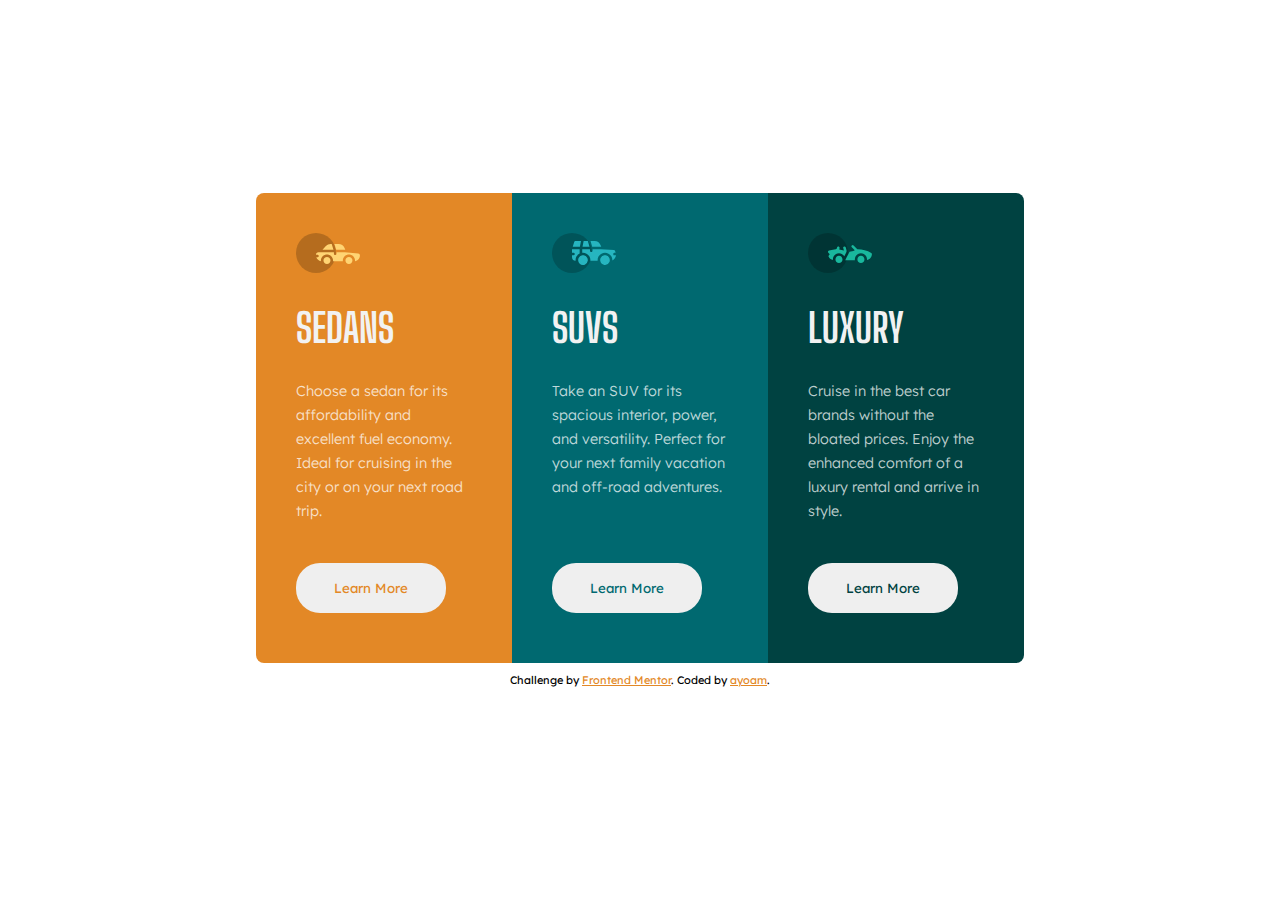
<file: 3-column-preview-card-component-main/index.html>
<!DOCTYPE html>
<html lang="en">

<head>
    <meta charset="UTF-8">
    <meta name="viewport" content="width=device-width, initial-scale=1.0">
    <!-- displays site properly based on user's device -->
    <link rel="icon" type="image/png" sizes="32x32" href="./images/favicon-32x32.png">
    <title>Frontend Mentor | 3-column preview card component</title>
    <link rel="stylesheet" href="style.css">
</head>

<body>
    <div id="main-container">
        <div class="sub-container">
            <img src="images/icon-sedans.svg" alt="sedan icon">
            <h1>Sedans</h1>
            <p>Choose a sedan for its affordability and excellent fuel economy.
                Ideal for cruising in the city or on your next road trip.
            </p>
            <button class="learn-more-btn">Learn More</button>
        </div>
        <div class="sub-container">
            <img src="images/icon-suvs.svg" alt="suvs icon">
            <h1>SUVs</h1>
            <p>Take an SUV for its spacious interior, power, and versatility. Perfect for your next family vacation
                and off-road adventures.
            </p>
            <button class="learn-more-btn">Learn More</button>
        </div>
        <div class="sub-container">
            <img src="images/icon-luxury.svg" alt="luxury icon">
            <h1>Luxury</h1>
            <p>Cruise in the best car brands without the bloated prices. Enjoy the enhanced comfort of a luxury
                rental and arrive in style.
            </p>
            <button class="learn-more-btn">Learn More</button>
        </div>
    </div>

    <div class="attribution">
        Challenge by <a href="https://www.frontendmentor.io?ref=challenge" target="_blank">Frontend Mentor</a>.
        Coded by <a href="https://github.com/ayoam">ayoam</a>.
    </div>
</body>

</html>
</file>
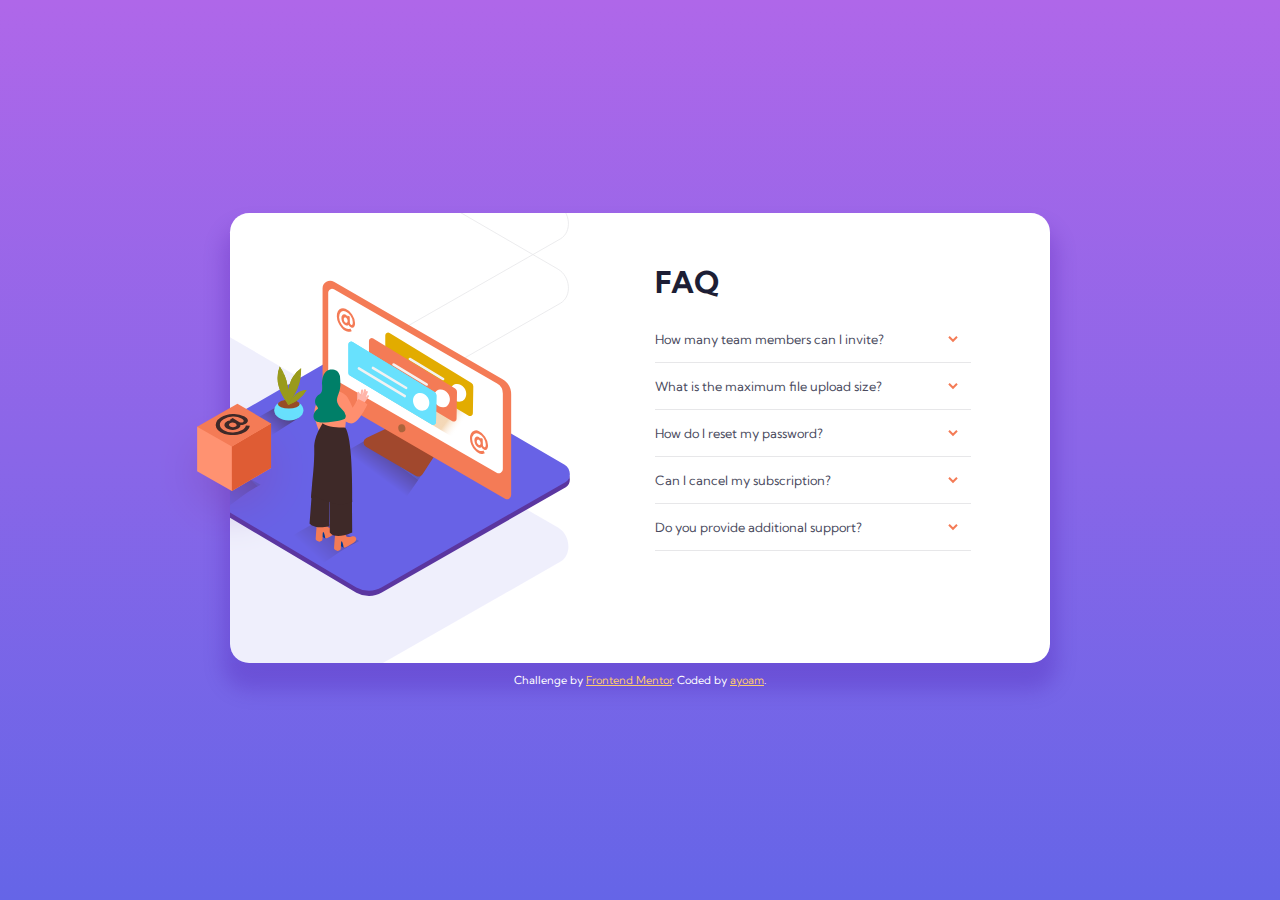
<file: faq-accordion-card-main/index.html>
<!DOCTYPE html>
<html lang="en">

<head>
    <meta charset="UTF-8">
    <meta name="viewport" content="width=device-width, initial-scale=1.0">
    <link rel="icon" type="image/png" sizes="32x32" href="./images/favicon-32x32.png">
    <title>Frontend Mentor | FAQ Accordion Card</title>
    <link rel="stylesheet" href="css/main.css">
</head>

<body>
    <div id="main-container">
        <div class="img-container">
            <div id="pattern-container">
                <img src="images/illustration-woman-online-desktop.svg" alt="woman online photo">
                <img src="images/illustration-box-desktop.svg" alt="woman online photo">
            </div>
        </div>
        <div class="faq-container">
            <h1>FAQ</h1>
            <div class="questions-container">
                <div class="question">
                    <div class="ques-title-container">
                        <h4>How many team members can I invite?</h4>
                        <img src="images/icon-arrow-down.svg" alt="arrow">
                    </div>
                    <p>You can invite up to 2 additional users on the Free plan. There is no limit on 
                        team members for the Premium plan.</p>
                </div>
                <hr>
                <div class="question">
                    <div class="ques-title-container">
                        <h4>What is the maximum file upload size?</h4>
                        <img src="images/icon-arrow-down.svg" alt="arrow">
                    </div>
                    <p>No more than 2GB. All files in your account must fit your allotted storage space.</p>
                </div>
                <hr>
                <div class="question">
                    <div class="ques-title-container">
                        <h4>How do I reset my password?</h4>
                        <img src="images/icon-arrow-down.svg" alt="arrow">
                    </div>
                    <p>Click “Forgot password” from the login page or “Change password” from your profile page.
                        A reset link will be emailed to you.</p>
                </div>
                <hr>
                <div class="question">
                    <div class="ques-title-container">
                        <h4>Can I cancel my subscription?</h4>
                        <img src="images/icon-arrow-down.svg" alt="arrow">
                    </div>
                    <p>Yes! Send us a message and we’ll process your request no questions asked.</p>
                </div>
                <hr>
                <div class="question">
                    <div class="ques-title-container">
                        <h4>Do you provide additional support?</h4>
                        <img src="images/icon-arrow-down.svg" alt="arrow">
                    </div>
                    <p>Chat and email support is available 24/7. Phone lines are open during normal business hours.</p>
                </div>
                <hr>
            </div>
        </div>
    </div>

    <div class="attribution">
        Challenge by <a href="https://www.frontendmentor.io?ref=challenge" target="_blank">Frontend Mentor</a>. 
        Coded by <a href="https://github.com/ayoam">ayoam</a>.
    </div>
    <script type="text/javascript" src="app.js"></script>
</body>

</html>
</file>
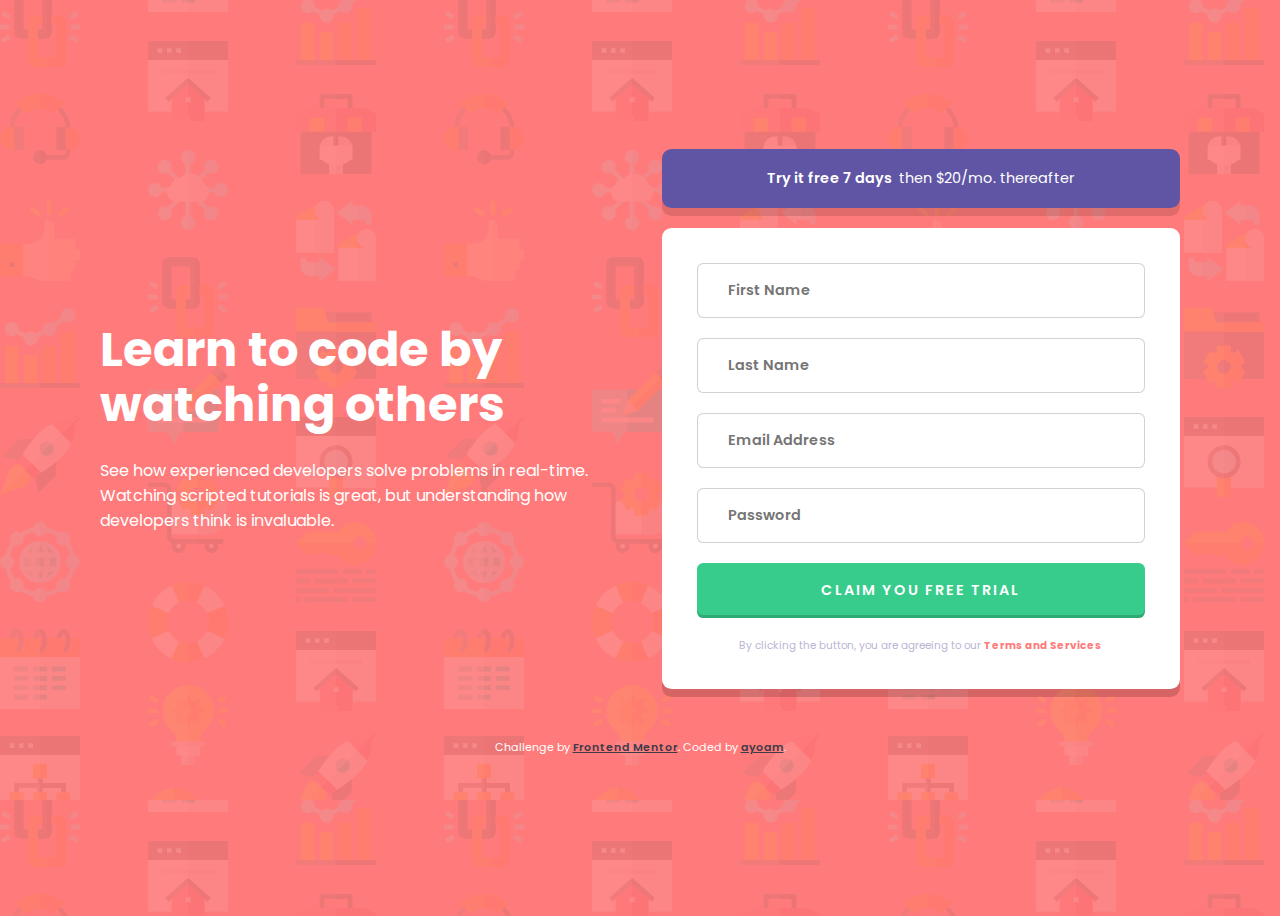
<file: intro-component-with-signup-form-master/index.html>
<!DOCTYPE html>
<html lang="en">

<head>
    <meta charset="UTF-8">
    <meta name="viewport" content="width=device-width, initial-scale=1.0">
    <link rel="icon" type="image/png" sizes="32x32" href="./images/favicon-32x32.png">
    <title>Frontend Mentor | Intro component with sign up form</title>
    <link rel="stylesheet" href="css/main.css">
</head>

<body>
    <main id="main_container">
        <section id="heroText_container">
            <h1>Learn to code by watching others</h1>
            <p>See how experienced developers solve problems in real-time. Watching scripted tutorials is great,
                but understanding how developers think is invaluable.
            </p>
        </section>
        <section id="form_container">
            <div class="tryit_card">
                <p><span>Try it free 7 days </span>&nbsp;then $20/mo. thereafter</p>
            </div>
            <form class="register_form">
                <div class="input_groupe">
                    <input type="text" id="firstNameInpt"  placeholder="First Name">
                    <img src="images/icon-error.svg" alt="error icon">
                    <p class="validation_text"></p>
                </div>
                <div class="input_groupe">
                    <input type="text" id="lastNameInpt" placeholder="Last Name">
                    <img src="images/icon-error.svg" alt="error icon">
                    <p class="validation_text"></p>
                    <p class="validation_text"></p>
                </div>
                <div class="input_groupe">
                    <input type="text" id="emailInpt" placeholder="Email Address">
                    <img src="images/icon-error.svg" alt="error icon">
                    <p class="validation_text"></p>
                    <p class="validation_text"></p>
                </div>
                <div class="input_groupe">
                    <input type="password" id="pwdInpt" placeholder="Password">
                    <img src="images/icon-error.svg" alt="error icon">
                    <p class="validation_text">Password cannot be empty</p>
                    <p class="validation_text"></p>
                </div>
                <input type="submit" id="submitBtn" value="CLAIM YOU FREE TRIAL">
                <p>By clicking the button, you are agreeing to our <a href="#">Terms and Services</a></p>
            </form>
        </section>
    </main>
    <footer>
        <p class="attribution">
            Challenge by <a href="https://www.frontendmentor.io?ref=challenge" target="_blank">Frontend Mentor</a>.
            Coded by <a href="#">ayoam</a>.
        </p>
    </footer>
    <script src="app.js"></script>
</body>

</html>
</file>
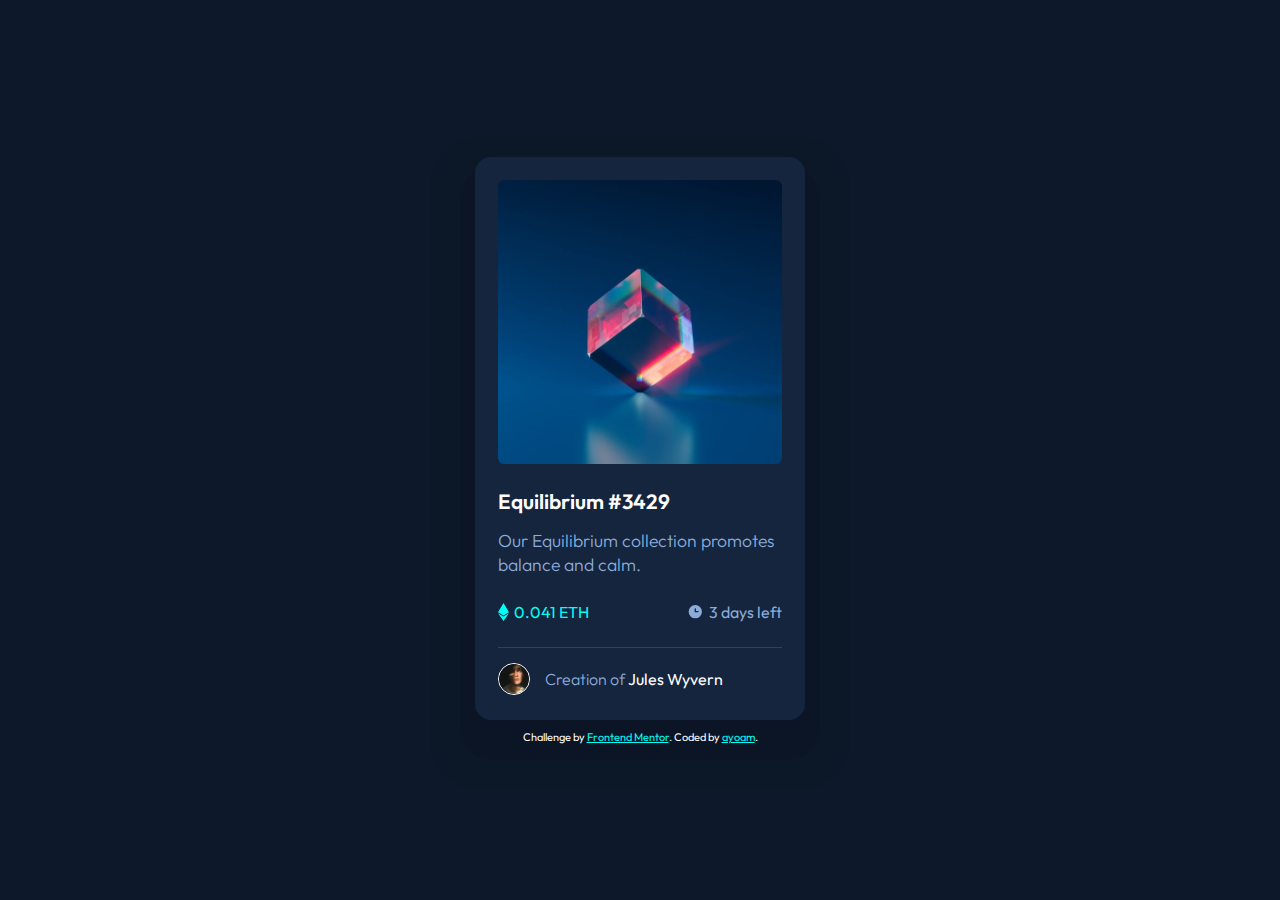
<file: nft-preview-card-component-main/index.html>
<!DOCTYPE html>
<html lang="en">

<head>
    <meta charset="UTF-8">
    <meta name="viewport" content="width=device-width, initial-scale=1.0">
    <!-- displays site properly based on user's device -->
    <link rel="icon" type="image/png" sizes="32x32" href="./images/favicon-32x32.png">
    <title>Frontend Mentor | NFT preview card component</title>
    <link rel="stylesheet" href="style.css">
</head>

<body>
    <div id="main-container">
        <div class="main-image-conatiner">
            <img class="main-img" src="images/image-equilibrium.jpg" alt="icon ethereum">
            <div class="active-state">
                <img src="images/icon-view.svg">
            </div>
        </div>
        <h2 class="header-title">Equilibrium #3429</h2>
        <p class="header-paragh">Our Equilibrium collection promotes balance and calm.</p>
        <div class="header-footer">
            <div>
                <img src="images/icon-ethereum.svg">
                <p>0.041 ETH</p>
            </div>
            <div>
                <img src="images/icon-clock.svg">
                <p>3 days left</p>
            </div>
        </div>
        <hr>
        <div class="creator-info">
            <img src="images/image-avatar.png">
            <p>Creation of <span>Jules Wyvern</span></p>
        </div>
    </div>

    <div class="attribution">
        Challenge by <a href="https://www.frontendmentor.io?ref=challenge" target="_blank">Frontend Mentor</a>.
        Coded by <a href="https://github.com/ayoams">ayoam</a>.
    </div>
</body>

</html>
</file>
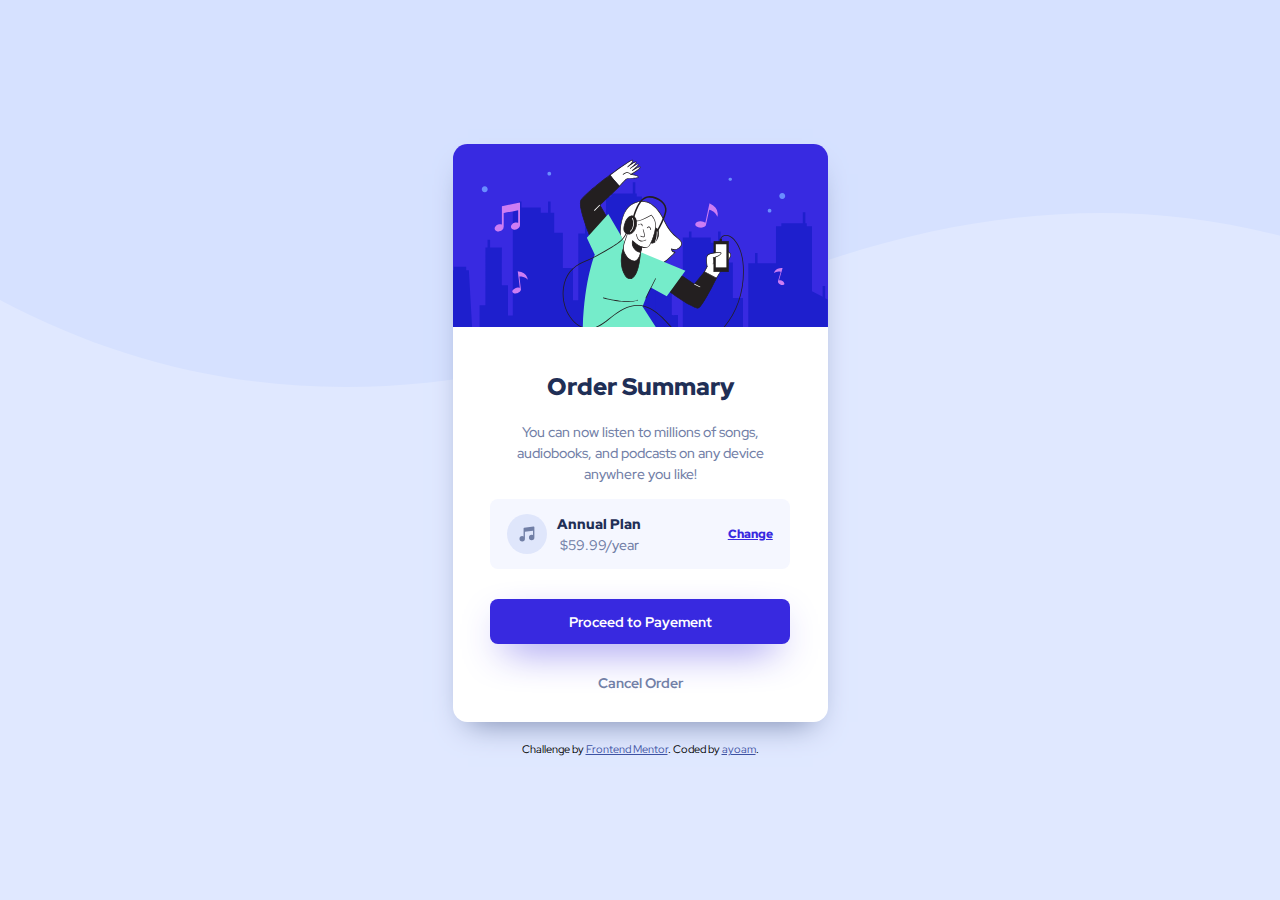
<file: order-summary-component-main/index.html>
<!DOCTYPE html>
<html lang="en">
<head>
  <meta charset="UTF-8">
  <meta name="viewport" content="width=device-width, initial-scale=1.0"> <!-- displays site properly based on user's device -->
  <link rel="icon" type="image/png" sizes="32x32" href="./images/favicon-32x32.png">
  <title>Frontend Mentor | Order summary card</title>
  <link rel="stylesheet" href="style.css">
  <style>
    .attribution { 
      margin-top: 20px;
      font-size: 11px;
      text-align: center; 
    }
    .attribution a { color: hsl(228, 45%, 44%); }
  </style>
</head>
<body>
  <div id="main-content">
    <div id="card-container">
      <div id="hero-image">
        <img src="images/illustration-hero.svg" alt="hero image">
      </div>
  
      <div id="order-summary">
        <h2>Order Summary</h2>
        <p>
          You can now listen to millions of songs, audiobooks, and podcasts on any 
          device anywhere you like!
        </p>
        <div id="plan-container">
            <div id="music-icon-text">
              <img src="images/icon-music.svg" alt="music icon">
              <div id="plan-text-container">
                <h4>Annual Plan</h4>
                <p>$59.99/year</p>
              </div>
            </div>
            <a href="#">Change</a>
        </div>
  
        <div id="payement-card">
          <p>Proceed to Payement</p>
        </div>
        <a id="cancel-btn" href="#">Cancel Order</a>
      </div>
    </div>
    <div class="attribution">
      Challenge by <a href="https://www.frontendmentor.io?ref=challenge" target="_blank">Frontend Mentor</a>. 
      Coded by <a href="https://github.com/ayoam">ayoam</a>.
    </div> 
  </div>

</body>
</html>
</file>
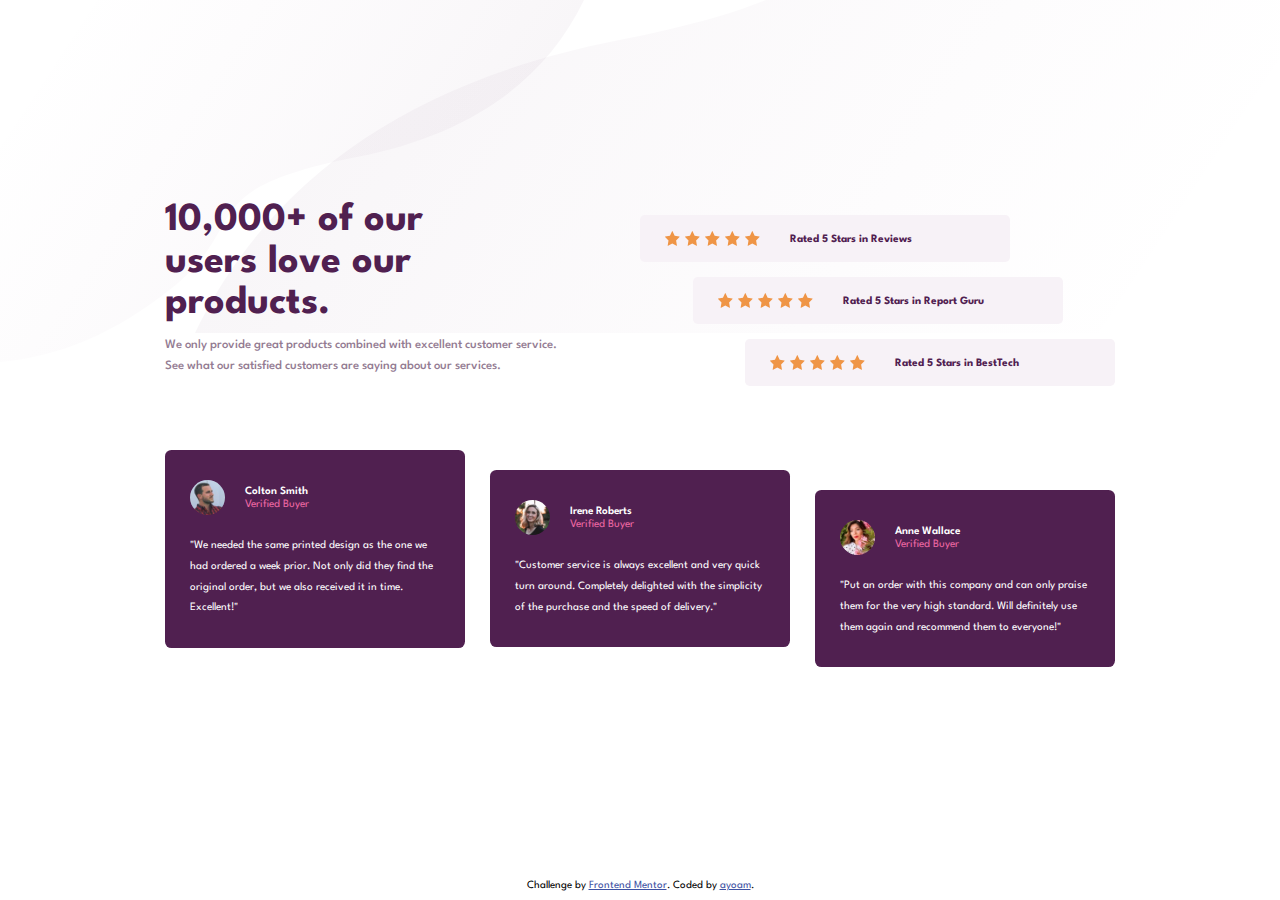
<file: social-proof-section-master/index.html>
<!DOCTYPE html>
<html lang="en">

<head>
    <meta charset="UTF-8" />
    <meta name="viewport" content="width=device-width, initial-scale=1.0" />
    <link rel="icon" type="image/png" sizes="32x32" href="./images/favicon-32x32.png" />
    <title>Frontend Mentor | Social proof section</title>
    <link rel="stylesheet" href="css/main.css">
</head>

<body>
    <div id="main-container">
        <div class="info-container">
            <div class="text-container">
                <h1>10,000+ of our users love our products.</h1>
                <p>We only provide great products combined with excellent customer service.
                    See what our satisfied customers are saying about our services.</p>
            </div>
            <div class="rates-container">
                <div class="starsCard">
                    <div class="stars">
                        <img src="images/icon-star.svg">
                        <img src="images/icon-star.svg">
                        <img src="images/icon-star.svg">
                        <img src="images/icon-star.svg">
                        <img src="images/icon-star.svg">
                    </div>
                    <p>Rated 5 Stars in Reviews</p>
                </div>
                <div class="starsCard">
                    <div class="stars">
                        <img src="images/icon-star.svg">
                        <img src="images/icon-star.svg">
                        <img src="images/icon-star.svg">
                        <img src="images/icon-star.svg">
                        <img src="images/icon-star.svg">
                    </div>
                    <p>Rated 5 Stars in Report Guru</p>
                </div>
                <div class="starsCard">
                    <div class="stars">
                        <img src="images/icon-star.svg">
                        <img src="images/icon-star.svg">
                        <img src="images/icon-star.svg">
                        <img src="images/icon-star.svg">
                        <img src="images/icon-star.svg">
                    </div>
                    <p>Rated 5 Stars in BestTech</p>
                </div>
            </div>
        </div>
        <div class="reviews-container">
            <div class="review-card">
                <div class="review-header">
                    <img src="./images/image-colton.jpg">
                    <p><span>Colton Smith</span>Verified Buyer</p>
                </div>
                <p class="review-text">
                    "We needed the same printed design as the one we had ordered a week prior.
                    Not only did they find the original order, but we also received it in time.
                    Excellent!"
                </p>
            </div>
            <div class="review-card">
                <div class="review-header">
                    <img src="./images/image-irene.jpg">
                    <p><span>Irene Roberts</span>Verified Buyer</p>
                </div>
                <p class="review-text">
                    "Customer service is always excellent and very quick turn around. Completely
                    delighted with the simplicity of the purchase and the speed of delivery."
                </p>
            </div>
            <div class="review-card">
                <div class="review-header">
                    <img src="./images/image-anne.jpg">
                    <p><span>Anne Wallace</span>Verified Buyer</p>
                </div>
                <p class="review-text">
                    "Put an order with this company and can only praise them for the very high
                    standard. Will definitely use them again and recommend them to everyone!"
                </p>
            </div>
        </div>
    </div>
    <div class="attribution">
        Challenge by
        <a href="https://www.frontendmentor.io?ref=challenge" target="_blank">Frontend Mentor</a>. Coded by <a
            href="https://github.com/ayoam">ayoam</a>.
    </div>
</body>

</html>
</file>
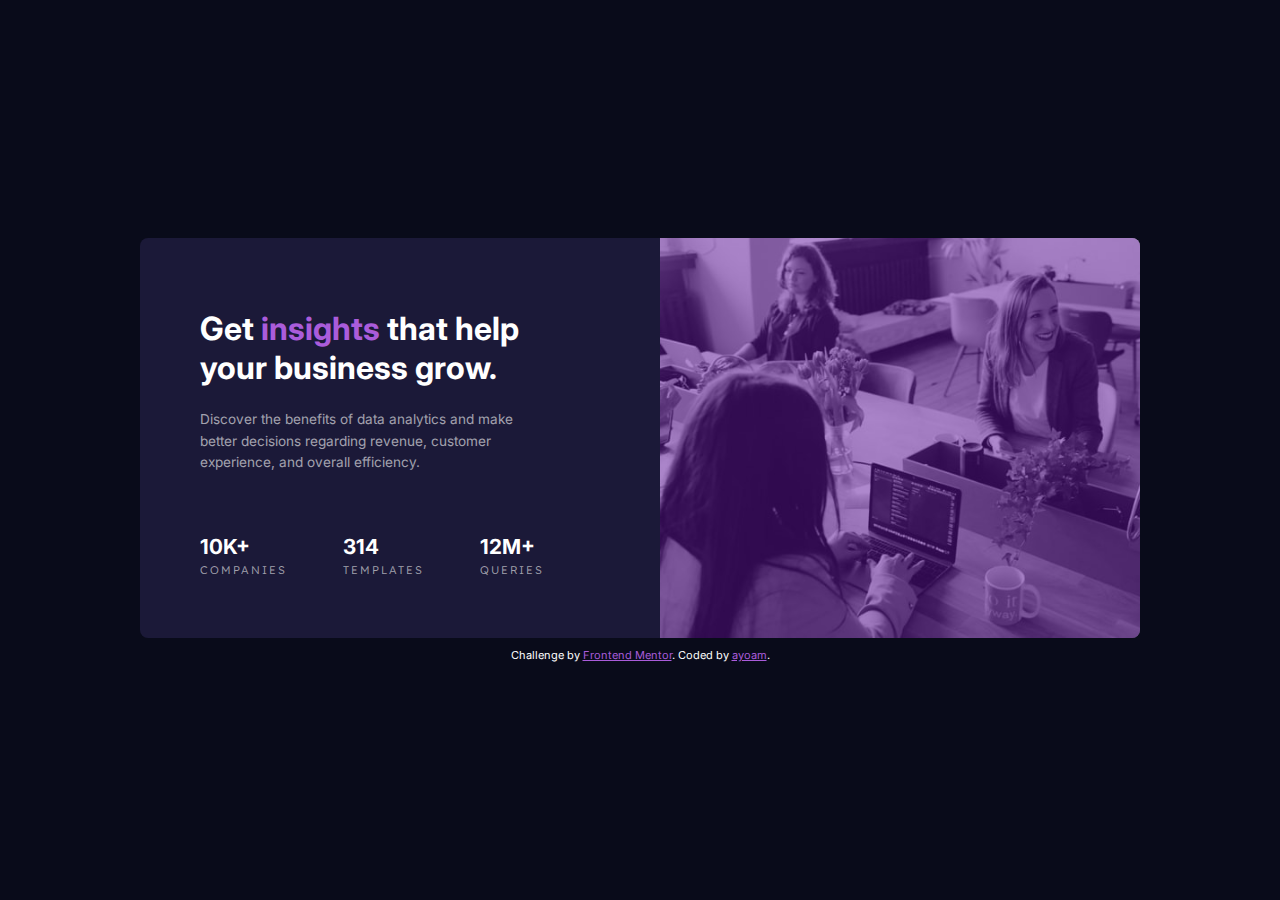
<file: stats-preview-card-component-main/index.html>
<!DOCTYPE html>
<html lang="en">

<head>
    <meta charset="UTF-8" />
    <meta name="viewport" content="width=device-width, initial-scale=1.0" />
    <!-- displays site properly based on user's device -->
    <link rel="icon" type="image/png" sizes="32x32" href="./images/favicon-32x32.png" />
    <link rel="stylesheet" href="style.css" />
    <title>Frontend Mentor | Stats preview card component</title>
</head>

<body>
    <div id="card-container">
        <div class="header-text-container">
            <h1>Get <span>insights</span> that help your business grow.</h1>
            <p>
                Discover the benefits of data analytics and make better decisions
                regarding revenue, customer experience, and overall efficiency.
            </p>
            <div class="stats-container">
                <div><span >10k+</span><br><span>companies</span></div>
                <div><span >314</span><br><span>templates</span></div>
                <div><span >12m+</span><br><span>queries</span></div>
            </div>
        </div>

        <div class="header-img-container">
            <!-- <img src="images/image-header-desktop.jpg" alt="image header" /> -->
        </div>
    </div>

    <div class="attribution">
    Challenge by <a href="https://www.frontendmentor.io?ref=challenge" target="_blank">Frontend Mentor</a>. 
    Coded by <a href="https://github.com/ayoam">ayoam</a>.
    </div> 
</body>

</html>
</file>
<file: 3-column-preview-card-component-main/style.css>
@import url('https://fonts.googleapis.com/css2?family=Big+Shoulders+Display:wght@700&family=Lexend+Deca&display=swap');

:root{
    --Bright-orange: hsl(31, 77%, 52%);
    --Dark-cyan: hsl(184, 100%, 22%);
    --Very-dark-cyan: hsl(179, 100%, 13%);
    --Transparent-white: hsla(0, 0%, 100%, 0.75);
    --Very-light-gray: hsl(0, 0%, 95%);
}



body{
    font-size: 15px;
    margin: 0;
    padding: 0;
    height:100vh;
    display: flex;
    flex-direction: column;
    justify-content: center;
    align-items: center;
    font-family: 'Lexend Deca', sans-serif; 
}


.attribution {
    font-size: 11px;
    text-align: center;
    margin-top: 10px;
    margin-bottom: 20px;
}

.attribution a {
    color: var(--Bright-orange);
}

#main-container{
    display:grid;
    grid-template-columns: 1fr 1fr 1fr;
    width: 60%;
    min-width: 700px;
    height: 470px;
    border-radius: 0.5rem;
    overflow: hidden;
}


.sub-container:nth-child(1){background-color: var(--Bright-orange);}
.sub-container:nth-child(2){background-color: var(--Dark-cyan);}
.sub-container:nth-child(3){background-color: var(--Very-dark-cyan);}

.sub-container{
    padding: 40px;
    font-weight: 300;
    position: relative;
}

.sub-container>h1{
    font-family: 'Big Shoulders Display', cursive;
    font-weight: 700;
    font-size: 2.5rem;
    color:var(--Very-light-gray);
    text-transform: uppercase;
}
.sub-container>p{
    font-size: 0.9rem;
    color:var(--Transparent-white);
    line-height: 1.5rem;
}

.learn-more-btn{
    display: block;
    width: 150px;
    height: 50px;
    position: absolute;
    bottom: 50px;
    border-radius: 1.5rem;
    border: none;
    outline: none;
    font-weight: 7;
    font-family: 'Lexend Deca', sans-serif; 
    font-weight: 400;
    cursor: pointer;
    transition: 0.3s;
}

.sub-container:nth-child(1) .learn-more-btn{color: var(--Bright-orange);}
.sub-container:nth-child(2) .learn-more-btn{color: var(--Dark-cyan);}
.sub-container:nth-child(3) .learn-more-btn{color: var(--Very-dark-cyan);}


.sub-container .learn-more-btn:hover{
    background-color: transparent;
    border: 2px solid var(--Very-light-gray);
    color:var(--Very-light-gray);
}

@media only screen and (max-width:700px){
    body{
        height: auto;
        justify-content: flex-start;
    }

    #main-container{
        grid-template-columns:none;
        grid-template-rows: 1fr 1fr 1fr;
        width: 300px;
        min-width:0;
        height:auto;
        margin-top: 10px;
    }

    .sub-container{
        height: 350px;
    }

    .learn-more-btn{
        bottom: 40px;
    }
}
</file>
<file: faq-accordion-card-main/css/main.css>
@import url("https://fonts.googleapis.com/css2?family=Kumbh+Sans:wght@400;700&display=swap");
* {
  margin: 0;
  padding: 0;
}

.attribution {
  font-size: 11px;
  text-align: center;
  margin-top: 10px;
  color: white;
}
.attribution a {
  color: #ffcc6d;
}

html {
  font-size: 16px;
}

body {
  background-image: linear-gradient(to bottom, #af67e9, #6565e7);
  height: 100vh;
  display: flex;
  flex-direction: column;
  justify-content: center;
  align-items: center;
  font-family: "Kumbh Sans", sans-serif;
  font-size: 15px;
}

#main-container {
  width: 820px;
  height: 450px;
  background-color: white;
  border-radius: 1.2rem;
  display: flex;
  flex-direction: row;
  box-sizing: border-box;
  box-shadow: 0px 20px 20px 7px rgba(58, 0, 151, 0.205);
}

.img-container {
  position: relative;
  width: 50%;
  height: 100%;
}
.img-container #pattern-container {
  background-image: url(../images/bg-pattern-desktop.svg);
  background-size: 210%;
  background-position: 113% 68%;
  background-repeat: no-repeat;
  width: 100%;
  height: 100%;
  overflow: hidden;
  display: flex;
  align-items: center;
}
.img-container #pattern-container img:first-child {
  width: 105%;
  margin-left: -75px;
}
.img-container #pattern-container img:nth-child(2) {
  width: 40%;
  position: absolute;
  top: 42%;
  left: -19%;
}

.faq-container {
  margin-left: 30px;
  width: 50%;
  font-weight: 0.7rem;
  box-sizing: border-box;
  padding-top: 50px;
}
.faq-container h1 {
  color: #1d1e35;
}
.faq-container .questions-container {
  width: 80%;
  margin-top: 15px;
  color: #4a4b5e;
}
.faq-container .questions-container hr {
  display: block;
  height: 1px;
  border: none;
  background-color: #e7e7e9;
}
.faq-container .questions-container .question {
  padding: 15px 0px;
}
.faq-container .questions-container .question .ques-title-container {
  width: 96%;
  display: flex;
  flex-direction: row;
  justify-content: space-between;
  align-items: center;
}
.faq-container .questions-container .question .ques-title-container img {
  width: 10px;
  cursor: pointer;
  transition: 0.2s;
}
.faq-container .questions-container .question .ques-title-container h4 {
  color: #4a4b5e;
  font-weight: 400;
  font-size: 0.8rem;
  transition: 0.2s color;
  cursor: pointer;
}
.faq-container .questions-container .question .ques-title-container h4:hover {
  color: #f47c57;
}
.faq-container .questions-container .question p {
  display: none;
  margin-top: 10px;
  font-size: 0.7rem;
  font-weight: 300;
  color: #787887;
  line-height: 1.2rem;
}

.arrowUp {
  transform: rotate(180deg);
  transition: 0.2s;
}

.BoldTQuesTitle {
  font-weight: 700 !important;
  color: #1d1e35 !important;
}

@media only screen and (max-width: 376px) {
  html {
    font-size: 15px;
    height: 100%;
  }

  .attribution {
    margin-bottom: 20px;
  }

  body {
    background-image: none;
    background-color: #af67e9;
    height: auto;
  }

  #main-container {
    flex-direction: column;
    width: 300px;
    height: auto;
    margin-top: 150px;
    padding-bottom: 50px;
  }
  #main-container .img-container {
    width: 100%;
    height: 130px;
  }
  #main-container .img-container #pattern-container {
    background-position: 50% 290%;
    background-size: 80%;
    height: 190px;
    overflow: visible;
  }
  #main-container .img-container #pattern-container img:first-child {
    width: 80%;
    margin-left: 30px;
    margin-top: -230px;
  }
  #main-container .img-container #pattern-container img:nth-child(2) {
    width: 35%;
    top: -38%;
    left: 5%;
  }
  #main-container .faq-container {
    margin-left: 0px;
    width: 100%;
    padding-top: 10px;
    display: flex;
    flex-direction: column;
    align-items: center;
  }
  #main-container .faq-container .questions-container {
    width: 85%;
  }
  #main-container .faq-container .questions-container .question {
    padding: 20px 0px;
  }
  #main-container .faq-container .questions-container p {
    width: 90%;
  }
}

/*# sourceMappingURL=main.css.map */
</file>
<file: intro-component-with-signup-form-master/css/main.css>
@import url("https://fonts.googleapis.com/css2?family=Poppins:wght@400;500;600;700&display=swap");
* {
  box-sizing: border-box;
}

.attribution {
  font-size: 11px;
  text-align: center;
  color: white;
  margin-top: 50px;
}

.attribution a {
  color: #3e3c49;
  font-weight: 600;
}

body {
  background: #ff7a7a url(../images/bg-intro-desktop.png);
  display: flex;
  flex-direction: column;
  justify-content: center;
  align-items: center;
  height: 100vh;
}

body, input, ::placeholder {
  font-family: "Poppins", sans-serif;
}

#main_container {
  max-width: 1080px;
  display: flex;
  flex-direction: row;
  justify-content: flex-start;
  align-items: flex-start;
  color: white;
}

#heroText_container {
  position: relative;
  width: 52%;
  height: 100%;
  display: flex;
  flex-direction: column;
  justify-content: center;
  align-items: center;
}
#heroText_container h1 {
  font-size: 3rem;
  line-height: 55px;
  margin-bottom: 10px;
  padding-right: 20px;
}
#heroText_container p {
  padding-right: 20px;
}

#form_container {
  width: 48%;
  height: 100%;
}
#form_container .tryit_card {
  background: #6055a5;
  padding: 5px;
  width: 100%;
  display: flex;
  flex-direction: row;
  justify-content: center;
  align-items: center;
  border-radius: 0.6rem;
  margin-bottom: 20px;
  box-shadow: 0px 8px 0px 0px rgba(0, 0, 0, 0.123);
  cursor: pointer;
  font-size: 0.9rem;
  font-weight: 400;
}
#form_container .tryit_card span {
  font-weight: 600;
}
#form_container .register_form {
  background-color: white;
  padding: 35px;
  border-radius: 0.6rem;
  display: flex;
  flex-direction: column;
  justify-content: flex-start;
  align-items: center;
  box-shadow: 0px 8px 0px 0px rgba(0, 0, 0, 0.164);
}
#form_container .register_form input {
  width: 100%;
  height: 55px;
  border-radius: 0.4rem;
  border: 1px solid rgba(150, 150, 150, 0.432);
  outline: none;
  font-size: 0.9rem;
  font-weight: 600;
  color: #3e3c49;
}
#form_container .register_form input:focus {
  outline: none;
  border: 1px solid #3e3c49;
}
#form_container .register_form input:not(#submitBtn) {
  padding-left: 30px;
}
#form_container .register_form .input_groupe {
  width: 100%;
  margin-bottom: 20px;
  position: relative;
}
#form_container .register_form .input_groupe img {
  visibility: hidden;
  position: absolute;
  right: 5%;
  top: 20%;
}
#form_container .register_form .input_groupe .validation_text {
  display: none;
  color: #ff7a7a !important;
  font-style: italic;
  float: right;
  padding-top: 10px;
  font-weight: 500;
  font-size: 0.7rem;
}
#form_container .register_form #submitBtn {
  color: white;
  background: #38cc8c;
  cursor: pointer;
  margin-bottom: 20px;
  outline: none;
  border: none;
  letter-spacing: 2px;
  box-shadow: 0px -3px 0px 0px rgba(0, 0, 0, 0.164) inset;
}
#form_container .register_form #submitBtn:active {
  box-shadow: 0px -3px 0px 0px rgba(0, 0, 0, 0.164) inset, 0px 0px 5px 1px #38cc8c;
}
#form_container .register_form p {
  font-size: 0.65rem;
  margin: 0;
  color: #b9b6d3;
}
#form_container .register_form p a {
  color: #ff7a7a;
  text-decoration: none;
  font-weight: 700;
}

.error {
  border: 2px solid #ff7a7a !important;
}

@media only screen and (max-width: 768px) {
  body {
    height: auto;
  }

  #main_container {
    display: flex;
    flex-direction: column;
    justify-content: flex-start;
    align-items: flex-start;
    height: auto;
    width: 92%;
    min-width: 320px;
    margin: auto;
    margin-top: 40px;
    margin-bottom: 50px;
  }

  #heroText_container {
    width: 100%;
  }
  #heroText_container h1 {
    text-align: center;
    font-size: 2rem;
    line-height: 40px;
  }
  #heroText_container p {
    text-align: center;
    margin-bottom: 50px;
  }

  #form_container {
    width: 100%;
  }
  #form_container .tryit_card {
    width: 100%;
    padding: 5px 50px;
    text-align: center;
  }
  #form_container .register_form {
    padding: 20px;
  }
  #form_container .register_form p {
    text-align: center;
    max-width: 80%;
  }
}

/*# sourceMappingURL=main.css.map */
</file>
<file: nft-preview-card-component-main/style.css>
@import url('https://fonts.googleapis.com/css2?family=Outfit:wght@300;400;600&display=swap');
:root{
    --Soft-blue: hsl(215, 51%, 70%);
    --Cyan: hsl(178, 100%, 50%);
    --Very-dark-blue-main-bg: hsl(217, 54%, 11%);
    --Very-dark-blue-card-bg: hsl(216, 50%, 16%);
    --Very-dark-blue-line: hsl(215, 32%, 27%);
    --White: hsl(0, 0%, 100%);
}

.attribution { 
    font-size: 11px; text-align: center; 
    margin-top: 10px;
}
.attribution a {
    color: var(--Cyan); 
}

*{
    margin: 0;
    padding: 0;
}

body{
    color:var(--White);
    font-family: 'Outfit', sans-serif;
    background-color: var(--Very-dark-blue-main-bg);
    height: 100vh;
    display: flex;
    flex-direction: column;
    justify-content: center;
    align-items: center;
}

#main-container {
    background-color: var(--Very-dark-blue-card-bg);
    width: 330px;
    height: auto;
    border-radius: 1rem;
    box-sizing: border-box;
    padding: 23px;
    padding-bottom: 25px;
    box-shadow: 0px 25px 0px 15px rgba(0, 0, 0, 0.060),0px 25px 0px 45px rgba(0, 0, 0, 0.055);

}
.main-image-conatiner{
    position: relative;
}

.active-state{
    position: absolute;
    top: 0;
    left: 0;
    background-color: hsla(178, 100%, 50%, 0.37);
    width: 100%;
    height: 98.5%;
    display: flex;
    justify-content: center;
    align-items: center;
    border-radius: 0.4rem;
    visibility: visible;
    cursor: pointer;
    opacity: 0;
    transition: 0.2s;
}

.active-state:hover{
    opacity: 1;
}

.main-img{
    width: 100%;
    height: 100%;
    border-radius: 0.4rem;
    overflow: hidden;
    position: relative;
    cursor: pointer;
}


.header-title{
    margin-top: 20px;
    font-size: 1.3rem;
    font-weight: 600;
    cursor: pointer;
    transition: 0.2s;
}

.header-title:hover{
    color:var(--Cyan);
}

.header-paragh{
    margin-top: 15px;
    font-size: 1.1rem;
    font-weight: 300;
    color:var(--Soft-blue);
    line-height: 1.5rem;
}

.header-footer{
    margin-top: 25px;
    display: flex;
    flex-direction: row;
    justify-content: space-between;
    color:var(--Soft-blue);
}

.header-footer div{
    display: flex;
    flex-direction: row;
    justify-content: space-between;
    align-items: center;
}
.header-footer div img{
    margin-right: 5px;
}

.header-footer div:first-child p{
    font-weight: 400;
    color: var(--Cyan);
}

hr{
    display: block;
    height: 1px;
    margin-top: 25px;
    background-color: var(--Very-dark-blue-line);
    border: none;
}

.creator-info{
    margin-top: 15px;
    display: flex;
    flex-direction: row;
    align-items: center;
}

.creator-info img{
    width: 30px;
    height: 30px;
    margin-right: 15px;
    border: 1px solid white;
    border-radius: 50%;
}


.creator-info p{
    font-weight: 300;
    color:var(--Soft-blue);
}

.creator-info p span{
    font-weight: 400;
    color:var(--White);
    cursor: pointer;
    transition: 0.2s;
}

.creator-info p span:hover{
    color:var(--Cyan);
}

@media only screen and (max-width:376px){
    body{
        justify-content:flex-start;
        align-items: center;
    }
    #main-container{
        margin-top: 20px;
    }
}
</file>
<file: order-summary-component-main/style.css>
@import url('https://fonts.googleapis.com/css2?family=Montserrat:wght@100;300&family=Red+Hat+Display:wght@500;700;900&display=swap');

:root{
    --Pale-blue:hsl(225, 100%, 94%);
    --Bright-blue:hsl(245, 75%, 52%);
    --Very-pale-blue:hsl(225, 100%, 98%);
    --Desaturated-blue: hsl(224, 23%, 55%);
    --Dark-blue: hsl(223, 47%, 23%);
}

body{
    font-size: 14px;
    font-family: 'Montserrat', sans-serif;
    font-family: 'Red Hat Display', sans-serif; 
    padding: 0;
    margin:0 ;
    height: 100vh;
}

#main-content{
    position: relative;
    height: 100%;
    width: 100%;
    background-color: var(--Pale-blue);
    background-image: url(/order-summary-component-main/images/pattern-background-desktop.svg);
    background-position: 0px -50px;
    background-repeat: no-repeat;
    display: flex;
    flex-direction: column;
    justify-content: center;
    align-items: center;
}

#card-container{
    margin: 0 auto;
    width:375px ;
    background-color: white;
    border-radius: 0.9rem;
    overflow: hidden;
    box-shadow: 0px 15px 30px -15px var(--Desaturated-blue);
}

#hero-image{
    width: 100%;
}

#hero-image img{
    width: 100%;
}

#order-summary{
    margin: auto;
    width: 80%;
    text-align: center;
    padding: 20px 0 30px 0;
}

#order-summary>h2{
    color: var(--Dark-blue);
    font-weight: 900;
    font-size: 1.5rem;
}

#order-summary>p{
    color: var(--Desaturated-blue);
    font-weight: 500;
    line-height: 150%;
}

#plan-container{
    display: flex;
    flex-direction: row;
    justify-content: space-around;
    align-items: center;
    background-color: var(--Very-pale-blue);
    width: 100%;
    padding:15px ;
    box-sizing: border-box;
    border-radius: 0.5rem;
}

#music-icon-text{
    display: flex;
    flex-direction: row;
    justify-content: flex-start;
    align-items: center;
    width: 80%;
}


#music-icon-text img{
    width: 40px;
    height: 40px;
}

#plan-text-container{
    margin-left: 10px;
}

#plan-text-container h4{
    margin: 0;
    color: var(--Dark-blue);
    font-weight: 900;
}

#plan-text-container p{
    margin: 0;
    margin-top: 3px;
    color: var(--Desaturated-blue);
    font-weight: 500;
}

#plan-container>a{
    color:var(--Bright-blue);
    font-weight: 900;
    font-size: 12px;
}

#payement-card{
    margin: 30px 0;
    font-weight: 700;
    background-color:var(--Bright-blue);
    color:white;
    height: 45px;
    display: flex;
    align-items: center;
    justify-content: center;
    border-radius: 0.5rem;
    box-shadow: 0px 15px 40px -15px var(--Bright-blue);
    cursor: pointer;
}

#cancel-btn{
    text-decoration: none;
    font-weight: 700;
    color : var(--Desaturated-blue);
}
</file>
<file: social-proof-section-master/css/main.css>
@import url("https://fonts.googleapis.com/css2?family=Spartan:wght@400;500;700&display=swap");
.attribution {
  font-size: 11px;
  text-align: center;
  position: absolute;
  bottom: 10px;
}

.attribution a {
  color: #3e52a3;
}

* {
  padding: 0;
  margin: 0;
}

body {
  position: relative;
  font-family: "Spartan", sans-serif;
  font-size: 15px;
  height: 100vh;
  background: url(../images/bg-pattern-top-desktop.svg) left top no-repeat, url(../images/bg-pattern-bottom-desktop.svg) 100% -150% no-repeat;
  display: flex;
  flex-direction: column;
  justify-content: center;
  align-items: center;
}

#main-container {
  width: 950px;
  height: 500px;
}

.info-container {
  width: 100%;
  height: 50%;
  display: flex;
  flex-direction: row;
  justify-content: "flex-start";
  align-items: "center";
}
.info-container .text-container {
  width: 50%;
  height: 100%;
  color: #502050;
}
.info-container .text-container h1 {
  font-size: 2.5rem;
  width: 70%;
  font-weight: 700;
  letter-spacing: 0px;
  line-height: 2.6rem;
}
.info-container .text-container p {
  margin-top: 10px;
  font-size: 0.8rem;
  line-height: 1.3rem;
  width: 85%;
  font-weight: 500;
  color: #937b92;
}
.info-container .rates-container {
  width: 50%;
  height: 100%;
  box-sizing: border-box;
}
.info-container .rates-container .starsCard {
  width: 370px;
  height: 47px;
  border-radius: 0.3rem;
  margin-top: 15px;
  background: #f7f2f7;
  display: flex;
  flex-direction: row;
  justify-content: flex-start;
  align-items: center;
}
.info-container .rates-container .starsCard .stars {
  margin: 0px 25px;
  height: 100%;
  display: flex;
  align-items: center;
}
.info-container .rates-container .starsCard .stars img {
  margin-right: 5px;
  width: 15px;
}
.info-container .rates-container .starsCard p {
  font-size: 0.7rem;
  font-weight: 700;
  color: #502050;
}
.info-container .rates-container .starsCard:nth-child(2) {
  margin-left: auto;
  margin-right: auto;
}
.info-container .rates-container .starsCard:nth-child(3) {
  float: right;
}

.reviews-container {
  width: 100%;
  height: 50%;
  color: white;
  display: flex;
  flex-direction: row;
  justify-content: space-between;
  align-items: flex-start;
}
.reviews-container .review-card {
  width: 300px;
  background: #502050;
  box-sizing: border-box;
  padding: 30px 25px;
  border-radius: 0.4rem;
}
.reviews-container .review-card .review-header {
  display: flex;
  flex-direction: row;
  justify-content: flex-start;
  align-items: center;
}
.reviews-container .review-card .review-header img {
  border-radius: 50%;
  width: 35px;
  margin-right: 20px;
}
.reviews-container .review-card .review-header p {
  font-size: 0.7rem;
  font-weight: 400;
  color: #ee68a4;
}
.reviews-container .review-card .review-header p span {
  display: block;
  font-weight: 600;
  color: white;
  margin-bottom: 3px;
}
.reviews-container .review-card .review-text {
  margin-top: 20px;
  font-size: 0.7rem;
  line-height: 1.3rem;
}
.reviews-container .review-card:nth-child(2) {
  margin-top: 20px;
}
.reviews-container .review-card:nth-child(3) {
  margin-top: 40px;
}

@media only screen and (max-width: 376px) {
  body {
    display: flex;
    flex-direction: column;
    justify-content: flex-start;
    align-items: center;
    height: auto;
    background: url(../images/bg-pattern-top-mobile.svg) left top no-repeat, url(../images/bg-pattern-bottom-mobile.svg) right bottom no-repeat;
  }

  #main-container {
    width: 330px;
    height: auto;
    margin: 80px auto;
  }

  .info-container {
    width: 100%;
    height: auto;
    margin-bottom: 40px;
    display: flex;
    flex-direction: column;
    justify-content: "flex-start";
    align-items: "center";
  }
  .info-container .text-container {
    width: 100%;
    height: auto;
  }
  .info-container .text-container h1 {
    width: 100%;
    font-size: 2.2rem;
    text-align: center;
  }
  .info-container .text-container p {
    margin-top: 15px;
    margin-bottom: 15px;
    width: 100%;
    text-align: center;
    font-size: 0.9rem;
    width: 100%;
  }
  .info-container .rates-container {
    width: 100%;
    height: auto;
  }
  .info-container .rates-container .starsCard {
    width: 100%;
    height: 70px;
    box-sizing: border-box;
    padding: 5px 0;
    display: flex;
    flex-direction: column;
    justify-content: space-around;
    align-items: center;
  }
  .info-container .rates-container .starsCard .stars {
    height: 20px;
  }
  .info-container .rates-container .starsCard .stars img {
    width: 18px;
  }
  .info-container .rates-container .starsCard p {
    font-size: 0.9rem;
  }
  .info-container .rates-container .starsCard:nth-child(3) {
    float: none;
  }

  .reviews-container {
    display: flex;
    flex-direction: column;
    justify-content: space-between;
    align-items: flex-start;
  }
  .reviews-container .review-card {
    width: 100%;
    padding: 40px 30px;
    margin-bottom: 20px;
  }
  .reviews-container .review-card:nth-child(2) {
    margin-top: 0;
  }
  .reviews-container .review-card:nth-child(3) {
    margin-top: 0;
  }
  .reviews-container .review-card .review-text {
    font-size: 0.8rem;
  }
}

/*# sourceMappingURL=main.css.map */
</file>
<file: stats-preview-card-component-main/style.css>
@import url('https://fonts.googleapis.com/css2?family=Inter:wght@400;700&family=Lexend+Deca:wght@300;400&display=swap');

:root{
    --Very-dark-blue: hsl(233, 47%, 7%);
    --Dark-desaturated-blue: hsl(244, 38%, 16%);
    --Soft-violet: hsl(277, 64%, 61%);
    --White:hsl(0, 0%, 100%);
    --Slightly-transparent-white1: hsla(0, 0%, 100%, 0.75);
    --Slightly-transparent-white2: hsla(0, 0%, 100%, 0.6);
}

body{
    margin: 0;
    padding: 0;
    font-size: 15px;
    background-color: var(--Very-dark-blue);
    height: 100vh;
    display: flex;
    flex-direction: column;
    justify-content: center;
    align-items: center;
    font-family: 'Inter', sans-serif;
}

#card-container{
    width: 1000px;
    height: 400px;
    background-color: var(--Dark-desaturated-blue);
    display: flex;
    flex-direction: row;
    border-radius: 0.5rem;
    overflow: hidden;
}


.header-img-container{
    background-image: url(images/image-header-desktop.jpg);
    background-size: cover;
    height: 400px;
    width: 48%;
    position: relative;
}

.header-img-container::after{
    content:'';
    position: absolute;
    top: 0;
    left: 0;
    width: 100%;
    height: 100%;
    background-color: rgb(93, 18, 155);
    opacity: 0.5;
}


.header-text-container{
    width: 52%;
    color:var(--White);
    box-sizing: border-box;
    padding: 50px 60px;
}

.header-text-container>h1{
    width: 90%;
    font-size: 2rem;
}

.header-text-container>h1>span{
    color:var(--Soft-violet);
}

.header-text-container p{
    color:var(--Slightly-transparent-white2);
    width: 80%;
    line-height: 160%;
    font-weight: 400;
    font-size: 0.85rem;
    margin-bottom: 60px;

}

.stats-container{
    display: grid;
    grid-template-columns: auto auto auto;
}

.stats-container>div>span:nth-child(1){
    text-transform: uppercase;
    font-size: 1.3rem;
    font-weight: 700;
}

.stats-container>div>span:nth-child(3){
    text-transform: uppercase;
    font-family: 'Lexend Deca', sans-serif;
    font-size: 0.7rem;
    letter-spacing: 2px;
    font-weight: 300;
    color:var(--Slightly-transparent-white2);
} 

/* attributes */

.attribution {
    margin-top: 10px;
    font-size: 11px;
    text-align: center;
    color: white;
}

.attribution a {
    color: var(--Soft-violet);
}

@media screen and (max-width: 376px){
    .attribution a {
        padding-bottom: 20px;
    }

    body{        
        height: auto;
        display: flex;
        flex-direction: column;
        justify-content: flex-start;
    }
    
    #card-container{
        margin-top: 10px;
        height: auto;
        width: 300px;
        flex-direction: column;
        flex-flow: column-reverse;
    }
    
    
    .header-img-container{
        height: 220px;
        width: 100%;
    }
    
    .header-text-container{
        height: 60%;
        width: 100%;
        padding: 30px 20px;
        text-align: center;
    }
    
    .header-text-container>h1{
        margin:auto;
        width: 100%;
        font-size: 1.6rem;
    }
    
    .header-text-container p{
        margin:auto;
        width: 100%;
        font-size: 0.9rem;
        margin-bottom: 30px;
        margin-top: 20px;

    }
    
    .stats-container{
        grid-template-columns: none;
        grid-template-rows: auto;
        grid-gap: 25px;
    }

}
</file>
